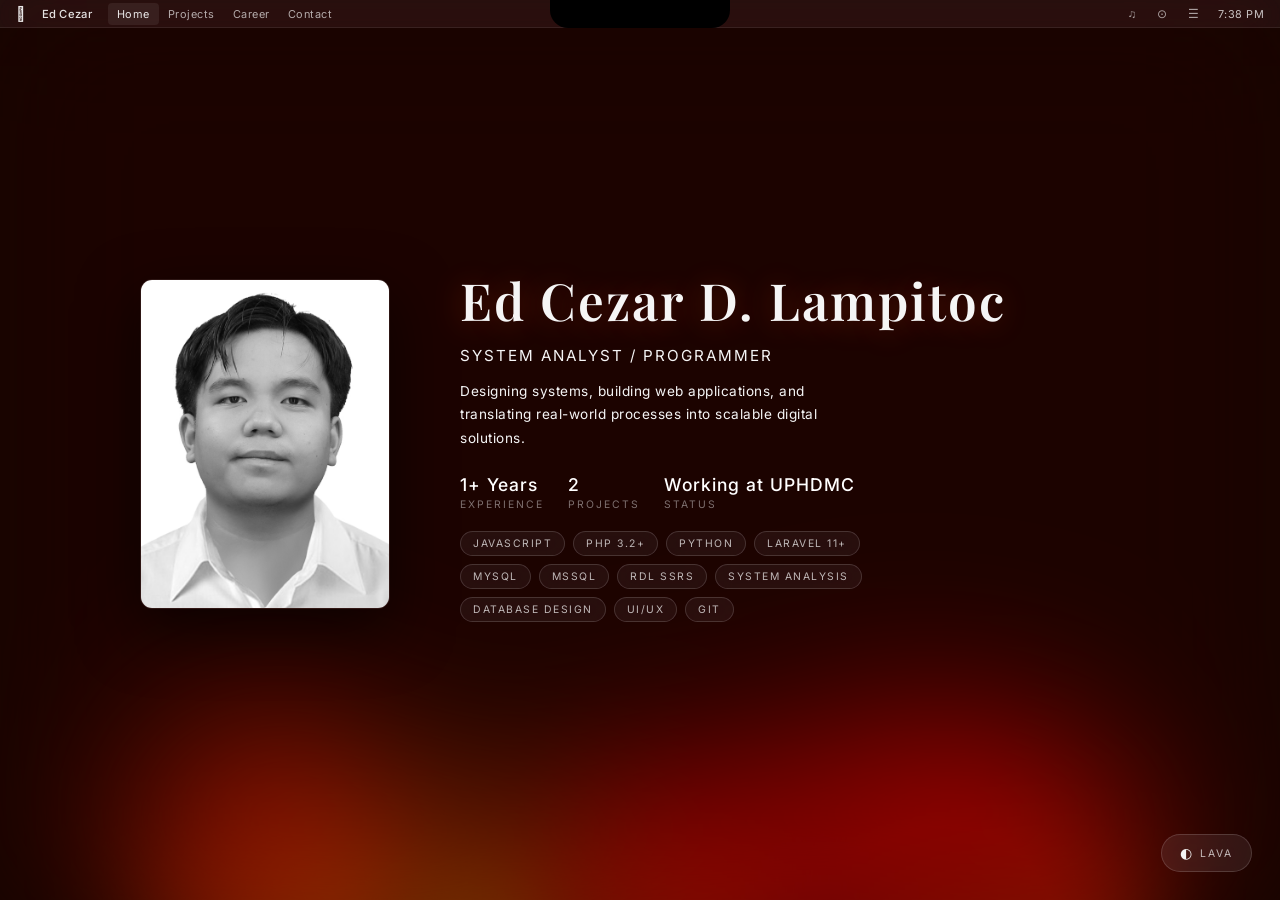
<file: index.html>
<!doctype html>
<html lang="en">
  <head>
    <meta charset="UTF-8" />
    <meta name="viewport" content="width=device-width, initial-scale=1.0" />
    <title>Portfolio — Ed Cezar</title>
    <!-- apply saved theme bg instantly before CSS loads to prevent flash -->
    <script>
      (function () {
        const bgs = ["#1a0500", "#00101a", "#021a05", "#07001a", "#1a0a00"];
        const i = parseInt(localStorage.getItem("theme") || "0", 10);
        document.documentElement.style.background = bgs[i] || bgs[0];
        document.documentElement.style.minHeight = "100vh";
      })();
    </script>
    <link rel="stylesheet" href="css/layout.css" />
    <link rel="stylesheet" href="css/style.css" />
    <link rel="stylesheet" href="css/animations.css" />
    <link rel="stylesheet" href="css/spotify.css" />
    <link
      href="https://fonts.googleapis.com/css2?family=Playfair+Display:wght@400;600&family=Inter:wght@300;400;500&display=swap"
      rel="stylesheet"
    />
    <!-- layout runs in head so menubar/clock exist before body renders -->
    <script src="js/layout.js" defer></script>
  </head>
  <body>
    <app-layout active="home"></app-layout>

    <div id="spotifyMount"></div>

    <section class="hero">
      <div class="profile-container">
        <img
          id="profileImage"
          class="profile-img"
          src="assets/profile.jpg"
          alt="profile"
        />
        <div class="info">
          <h1 id="name"></h1>
          <p id="position"></p>
          <p id="tagline"></p>
          <div class="highlights" id="highlights"></div>
          <div class="skills" id="skills"></div>
        </div>
      </div>
    </section>

    <script src="js/tracks.js"></script>
    <script src="js/spotify.js"></script>
    <script src="js/app.js"></script>
  </body>
</html>
</file>
<file: css/layout.css>
/* ============================================================
   layout.css — shared shell styles
   Covers: reset, body, bubbles, glass overlay, grain,
           menubar, notch, clock, dropdown, mood FAB,
           and responsive tweaks.
   Page-specific styles go in their own css file.
   ============================================================ */

* {
  margin: 0;
  padding: 0;
  box-sizing: border-box;
}

body {
  background: #1a0500;
  color: #f5f5f5;
  font-family: Inter, sans-serif;
  min-height: 100vh;
  display: flex;
  flex-direction: column;
  letter-spacing: 0.5px;
}

/* ── lava lamp bubbles ── */
.bubbles {
  position: fixed;
  top: 0;
  left: 0;
  width: 100%;
  height: 100%;
  z-index: 0;
  overflow: hidden;
  pointer-events: none;
}

.bubble {
  position: absolute;
  border-radius: 50%;
  filter: blur(50px);
  opacity: 0.75;
  animation: lava linear infinite;
  transform-origin: center;
}

.bubble:nth-child(1) { width: 280px; height: 280px; background: #ff3c00; bottom: -100px; left: 10%; animation-duration: 12s; animation-delay: 0s; }
.bubble:nth-child(2) { width: 200px; height: 200px; background: #ff8c00; bottom: -100px; left: 30%; animation-duration: 16s; animation-delay: -4s; }
.bubble:nth-child(3) { width: 340px; height: 340px; background: #c2001a; bottom: -150px; left: 55%; animation-duration: 10s; animation-delay: -2s; }
.bubble:nth-child(4) { width: 180px; height: 180px; background: #ff5500; bottom: -80px;  left: 75%; animation-duration: 14s; animation-delay: -7s; }
.bubble:nth-child(5) { width: 260px; height: 260px; background: #ff2200; bottom: -120px; left: 42%; animation-duration: 18s; animation-delay: -9s; }
.bubble:nth-child(6) { width: 150px; height: 150px; background: #ff6a00; bottom: -60px;  left: 20%; animation-duration: 11s; animation-delay: -3s; }
.bubble:nth-child(7) { width: 310px; height: 310px; background: #de1a00; bottom: -130px; left: 65%; animation-duration: 20s; animation-delay: -6s; }

@keyframes lava {
  0%   { transform: translateY(0)      scaleX(1)    scaleY(1);    border-radius: 50%; }
  20%  { transform: translateY(-25vh)  scaleX(1.1)  scaleY(0.92); border-radius: 45% 55% 52% 48% / 48% 52% 48% 52%; }
  40%  { transform: translateY(-50vh)  scaleX(0.92) scaleY(1.12); border-radius: 55% 45% 48% 52% / 52% 48% 55% 45%; }
  55%  { transform: translateY(-70vh)  scaleX(1.08) scaleY(0.95); border-radius: 48% 52% 55% 45% / 45% 55% 48% 52%; }
  70%  { transform: translateY(-85vh)  scaleX(0.95) scaleY(1.08); border-radius: 52% 48% 45% 55% / 55% 45% 52% 48%; }
  85%  { transform: translateY(-95vh)  scaleX(1.05) scaleY(0.97); border-radius: 50% 50% 52% 48% / 48% 52% 50% 50%; }
  100% { transform: translateY(-110vh) scaleX(1)    scaleY(1);    border-radius: 50%; }
}

/* ── frosted glass overlay ── */
.glass-overlay {
  position: fixed;
  top: 0;
  left: 0;
  width: 100%;
  height: 100%;
  backdrop-filter: blur(70px) saturate(1.6);
  -webkit-backdrop-filter: blur(70px) saturate(1.6);
  background: rgba(20, 4, 0, 0.5);
  z-index: 1;
  pointer-events: none;
}

/* ── film grain ── */
.grain {
  position: fixed;
  top: 0;
  left: 0;
  width: 100%;
  height: 100%;
  background: url("https://grainy-gradients.vercel.app/noise.svg");
  opacity: 0.04;
  pointer-events: none;
  z-index: 2;
}

/* ── macOS menu bar ── */
.menubar {
  position: fixed;
  top: 0;
  left: 0;
  width: 100%;
  height: 28px;
  background: rgba(255, 255, 255, 0.05);
  backdrop-filter: blur(20px) saturate(1.6);
  -webkit-backdrop-filter: blur(20px) saturate(1.6);
  border-bottom: 1px solid rgba(255, 255, 255, 0.08);
  display: flex;
  align-items: center;
  justify-content: space-between;
  padding: 0 16px;
  z-index: 100;
  user-select: none;
}

/* ── notch ── */
.notch {
  position: absolute;
  top: 0;
  left: 50%;
  transform: translateX(-50%);
  width: 20vh;
  height: 28px;
  background: #000;
  border-radius: 0 0 18px 18px;
  z-index: 101;
}

.menubar-left {
  display: flex;
  align-items: center;
  gap: 16px;
}

.menubar-right {
  display: flex;
  align-items: center;
  gap: 10px;
}

.menubar-logo {
  font-size: 0.9rem;
  color: rgba(255, 255, 255, 0.9);
}

.app-name {
  font-size: 0.7rem;
  font-weight: 500;
  letter-spacing: 0.3px;
  color: rgba(255, 255, 255, 0.88);
}

/* ── nav links ── */
.menu-items {
  display: flex;
}

.menu-items a {
  font-size: 0.68rem;
  font-weight: 400;
  color: rgba(255, 255, 255, 0.65);
  text-decoration: none;
  padding: 4px 9px;
  border-radius: 4px;
  transition: background 0.15s, color 0.15s;
  cursor: pointer;
}

.menu-items a:hover {
  background: rgba(255, 255, 255, 0.1);
  color: #fff;
}

.menu-items a.active {
  background: rgba(255, 255, 255, 0.07);
  color: rgba(255, 255, 255, 0.9);
}

/* ── system icons ── */
.sys-icon {
  font-size: 0.72rem;
  color: rgba(255, 255, 255, 0.6);
  cursor: pointer;
  padding: 2px 5px;
  border-radius: 3px;
  transition: background 0.15s;
}

.sys-icon:hover {
  background: rgba(255, 255, 255, 0.1);
  color: #fff;
}

/* ── clock ── */
.clock {
  font-size: 0.68rem;
  color: rgba(255, 255, 255, 0.75);
  min-width: 50px;
  text-align: right;
}

/* ── dropdown ── */
.dropdown-wrap {
  position: relative;
  display: flex;
  align-items: center;
}

.dropdown {
  position: absolute;
  top: 32px;
  right: 0;
  min-width: 150px;
  background: rgba(15, 15, 15, 0.85);
  backdrop-filter: blur(20px);
  -webkit-backdrop-filter: blur(20px);
  border: 1px solid rgba(255, 255, 255, 0.1);
  border-radius: 10px;
  overflow: hidden;
  z-index: 300;
  opacity: 0;
  pointer-events: none;
  transform: translateY(-6px) scale(0.97);
  transition: opacity 0.2s ease, transform 0.2s ease;
}

.dropdown.open {
  opacity: 1;
  pointer-events: all;
  transform: translateY(0) scale(1);
}

.dropdown a {
  display: flex;
  align-items: center;
  gap: 10px;
  padding: 10px 16px;
  font-size: 0.7rem;
  letter-spacing: 1.5px;
  text-transform: uppercase;
  color: rgba(255, 255, 255, 0.7);
  text-decoration: none;
  transition: background 0.15s, color 0.15s;
}

.dropdown a:hover {
  background: rgba(255, 255, 255, 0.08);
  color: #fff;
}

.dropdown a:not(:last-child) {
  border-bottom: 1px solid rgba(255, 255, 255, 0.06);
}

.dropdown-icon {
  font-size: 0.8rem;
}

#dropdownBtn.active {
  background: rgba(255, 255, 255, 0.12);
  color: #fff;
}

/* ── mood FAB ── */
.mood-fab {
  position: fixed;
  bottom: 28px;
  right: 28px;
  z-index: 200;
  display: flex;
  align-items: center;
  gap: 8px;
  padding: 10px 18px;
  border-radius: 999px;
  background: rgba(255, 255, 255, 0.08);
  border: 1px solid rgba(255, 255, 255, 0.15);
  backdrop-filter: blur(16px);
  -webkit-backdrop-filter: blur(16px);
  cursor: pointer;
  transition: background 0.2s, transform 0.15s, border-color 0.2s;
  user-select: none;
}

.mood-fab:hover {
  background: rgba(255, 255, 255, 0.15);
  border-color: rgba(255, 255, 255, 0.28);
  transform: scale(1.04);
}

.mood-fab:active {
  transform: scale(0.97);
}

.mood-icon {
  font-size: 0.85rem;
}

.mood-label {
  font-size: 0.65rem;
  text-transform: uppercase;
  letter-spacing: 2px;
  color: rgba(255, 255, 255, 0.7);
}

/* ── responsive ── */
@media (max-width: 800px) {
  .app-name {
    display: none;
  }
}
</file>
<file: css/style.css>
/* ============================================================
   style.css — home page styles only
   Shared styles (bubbles, glass, menubar, notch, clock,
   dropdown, mood FAB) live in layout.css
   ============================================================ */

/* ── body override for home page (no scroll) ── */
body {
  height: 100vh;
  overflow: hidden;
}

/* ── hero ── */
.hero {
  position: relative;
  z-index: 10;
  flex: 1;
  display: flex;
  align-items: center;
  justify-content: center;
  padding: 28px 40px 40px;
}

.profile-container {
  display: flex;
  align-items: center;
  gap: 70px;
  max-width: 1000px;
  width: 100%;
}

/* ── profile image ── */
.profile-img {
  width: 250px;
  height: 330px;
  object-fit: cover;
  border-radius: 12px;
  filter: grayscale(100%);
  transition: 0.5s;
  box-shadow: 0 20px 60px rgba(0, 0, 0, 0.6);
  border: 1px solid rgba(255, 255, 255, 0.08);
}
.profile-img:hover {
  filter: grayscale(0%);
  transform: scale(1.03);
}

/* ── name ── */
h1 {
  font-family: "Playfair Display", serif;
  font-size: 3.2rem;
  letter-spacing: 2px;
  font-weight: 600;
  text-shadow: 0 2px 30px rgba(255, 80, 0, 0.3);
}

/* ── position & tagline ── */
#position {
  margin-top: 12px;
  font-size: 0.95rem;
  text-transform: uppercase;
  letter-spacing: 2px;
  opacity: 0.68;
}

#tagline {
  margin-top: 15px;
  font-size: 0.85rem;
  opacity: 0.5;
  max-width: 420px;
  line-height: 1.7;
}

/* ── highlights ── */
.highlights {
  display: flex;
  gap: 24px;
  margin-top: 24px;
}

.highlight-item {
  display: flex;
  flex-direction: column;
  gap: 3px;
}

.highlight-value {
  font-size: 1.1rem;
  font-weight: 500;
  letter-spacing: 1px;
  color: #fff;
}

.highlight-label {
  font-size: 0.65rem;
  text-transform: uppercase;
  letter-spacing: 2px;
  opacity: 0.45;
}

/* ── skills ── */
.skills {
  display: flex;
  flex-wrap: wrap;
  gap: 8px;
  margin-top: 20px;
  max-width: 440px;
}

.skill-tag {
  font-size: 0.65rem;
  letter-spacing: 1.5px;
  text-transform: uppercase;
  padding: 5px 12px;
  border-radius: 20px;
  border: 1px solid rgba(255, 255, 255, 0.15);
  background: rgba(255, 255, 255, 0.05);
  backdrop-filter: blur(10px);
  color: rgba(255, 255, 255, 0.7);
  transition: 0.2s;
}
.skill-tag:hover {
  background: rgba(255, 255, 255, 0.12);
  color: #fff;
  border-color: rgba(255, 255, 255, 0.3);
}

/* ── responsive ── */
@media (max-width: 800px) {
  .profile-container {
    flex-direction: column;
    text-align: center;
  }
  .profile-img {
    width: 200px;
    height: 260px;
  }
  .highlights {
    gap: 16px;
    flex-wrap: wrap;
  }
}
</file>
<file: css/animations.css>
/* ============================================================
   animations.css — reusable entrance animations
   Add class="reveal" to any element to animate it in.
   Stagger delay via --delay CSS variable.
   ============================================================ */

/* ── base reveal state (hidden before animation) ── */
.reveal {
  opacity: 0;
  transform: translateY(28px);
  animation: revealUp 0.6s cubic-bezier(0.22, 1, 0.36, 1) forwards;
  animation-delay: var(--delay, 0ms);
}

@keyframes revealUp {
  0% {
    opacity: 0;
    transform: translateY(28px);
  }
  100% {
    opacity: 1;
    transform: translateY(0);
  }
}

/* ── image: fade in + slight scale up ── */
.reveal-img {
  opacity: 0;
  transform: scale(0.96);
  animation: revealImg 0.7s cubic-bezier(0.22, 1, 0.36, 1) forwards;
  animation-delay: var(--delay, 0ms);
}

@keyframes revealImg {
  0% {
    opacity: 0;
    transform: scale(0.96);
  }
  100% {
    opacity: 1;
    transform: scale(1);
  }
}
</file>
<file: css/spotify.css>
.spotify-panel {
  position: fixed;
  top: 38px;
  right: 16px;
  width: 300px;
  border-radius: 12px;
  overflow: hidden;
  z-index: 200;
  border: 1px solid rgba(255, 255, 255, 0.1);
  box-shadow: 0 16px 40px rgba(0, 0, 0, 0.5);
  backdrop-filter: blur(20px);
  opacity: 0;
  pointer-events: none;
  transform: translateY(-8px) scale(0.97);
  transition: opacity 0.2s ease, transform 0.2s ease;
  /* fix: shrink to content, no extra space */
  display: flex;
  flex-direction: column;
}

.spotify-panel.open {
  opacity: 1;
  pointer-events: all;
  transform: translateY(0) scale(1);
}

.spotify-header {
  display: flex;
  align-items: center;
  justify-content: space-between;
  padding: 8px 12px;
  background: #000;
  flex-shrink: 0;
}

.spotify-logo {
  font-size: 0.6rem;
  letter-spacing: 2px;
  text-transform: uppercase;
  color: #1db954;
}

.track-title {
  font-size: 0.6rem;
  letter-spacing: 1px;
  color: rgba(255, 255, 255, 0.45);
  max-width: 160px;
  overflow: hidden;
  text-overflow: ellipsis;
  white-space: nowrap;
}

#spotifyIframe {
  display: block;
  flex-shrink: 0;
  height: 152px;
  border: none;
  margin: 0;
  padding: 0;
  border-radius: 0;
}

.spotify-controls {
  display: flex;
  align-items: center;
  justify-content: space-between;
  padding: 6px 12px 8px;
  background: #000;
  flex-shrink: 0;
  border-radius: 0 0 12px 12px;
}

.sp-btn {
  background: none;
  border: none;
  color: rgba(255, 255, 255, 0.6);
  font-size: 0.7rem;
  cursor: pointer;
  padding: 4px 10px;
  border-radius: 4px;
  transition: background 0.15s, color 0.15s;
}

.sp-btn:hover {
  background: rgba(255, 255, 255, 0.1);
  color: #fff;
}

.track-label {
  font-size: 0.62rem;
  letter-spacing: 2px;
  color: rgba(255, 255, 255, 0.4);
}

#musicBtn.active {
  background: rgba(29, 185, 84, 0.2);
  color: #1db954;
}
</file>
